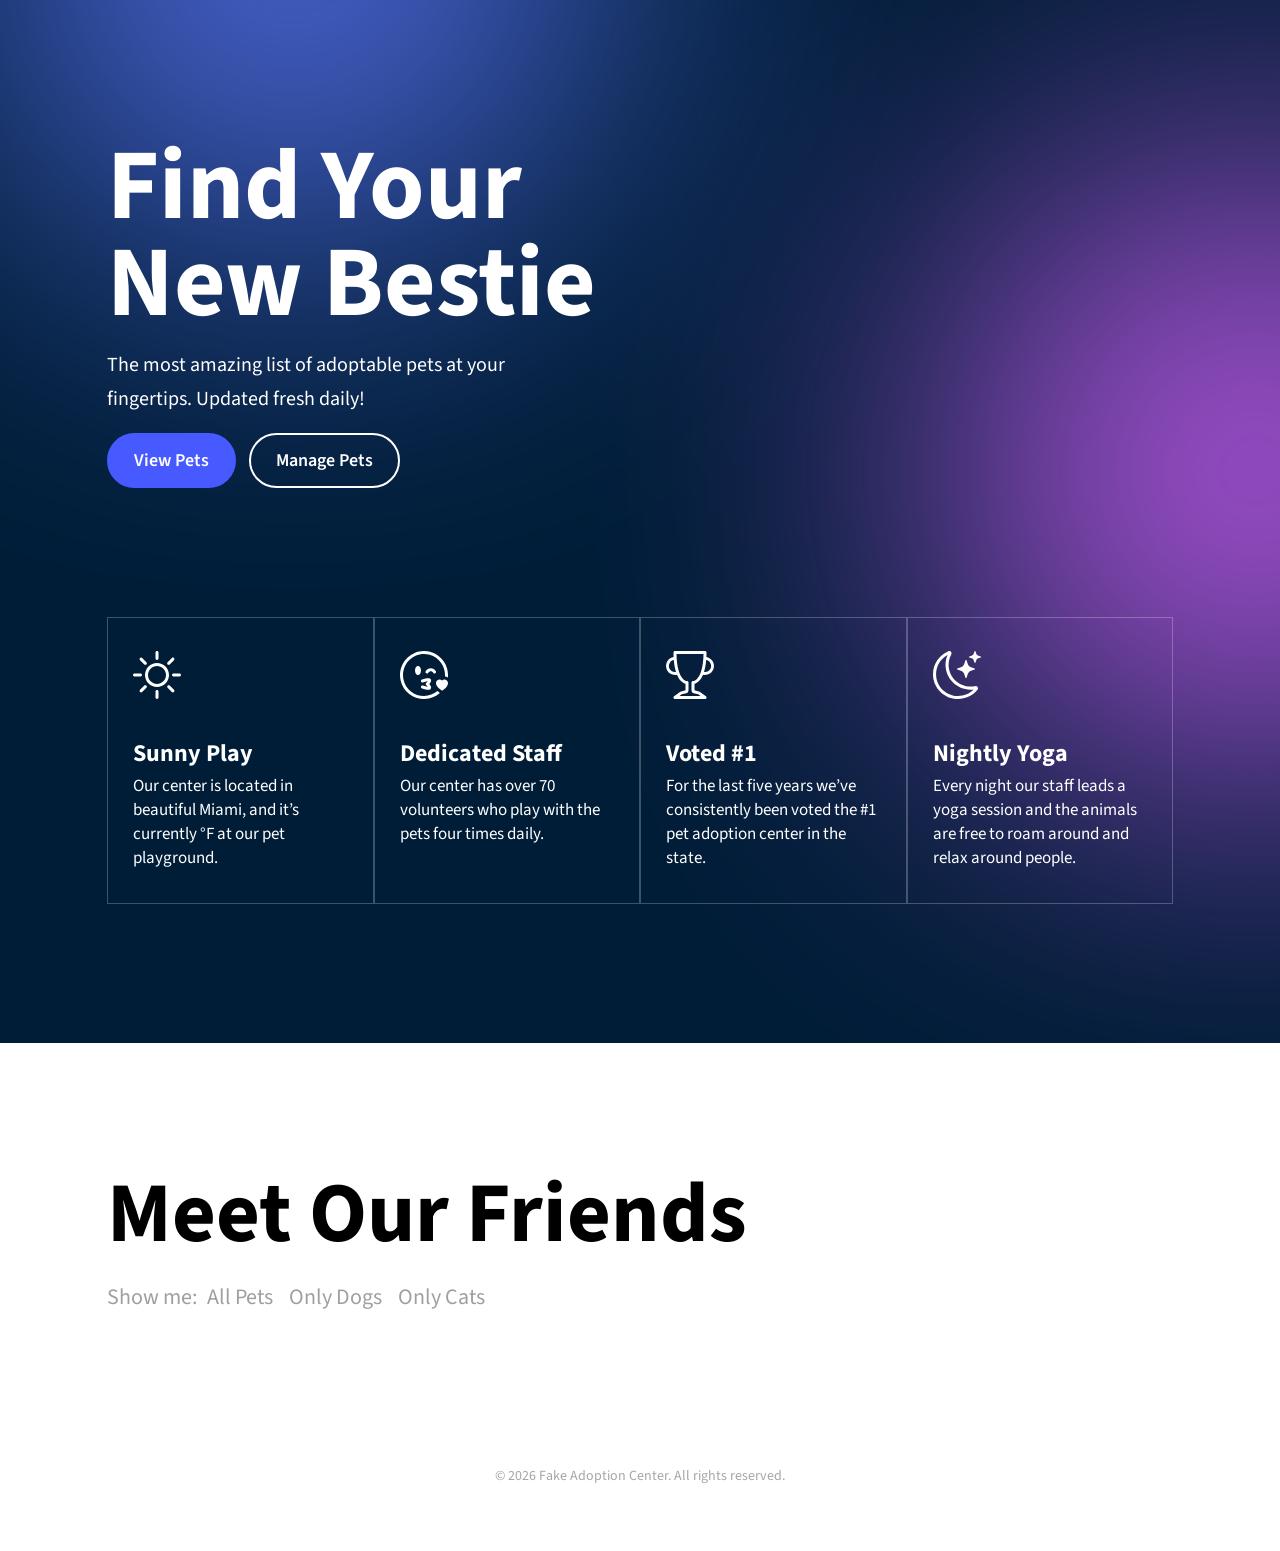
<file: index.html>
<!doctype html>
<html lang="en">
  <head>
    <meta charset="UTF-8" />
    <meta name="viewport" content="width=device-width, initial-scale=1.0" />
    <title>Pet Adoption Center</title>
    <link rel="preconnect" href="https://fonts.googleapis.com" />
    <link rel="preconnect" href="https://fonts.gstatic.com" crossorigin />
    <link
      href="https://fonts.googleapis.com/css2?family=Source+Sans+3:wght@400;600;700&display=swap"
      rel="stylesheet"
    />
    <link rel="stylesheet" href="styles.css" />
  </head>

  <body>
    <div class="top-section-wrapper">
      <div class="top-section">
        <div class="actual-top-content">
          <h1>Find Your New Bestie</h1>
          <p class="intro-text">
            The most amazing list of adoptable pets at your fingertips. Updated
            fresh daily!
          </p>
          <div class="intro-buttons">
            <a href="#view-pets" class="our-btn utility-mr">View Pets</a>
            <a href="#" class="our-btn our-btn--outline">Manage Pets</a>
          </div>

          <div class="intro-features">
            <div class="intro-feature">
              <svg
                width="48"
                height="48"
                viewBox="0 0 48 48"
                fill="none"
                xmlns="http://www.w3.org/2000/svg"
              >
                <g clip-path="url(#clip0_15_6)">
                  <path
                    d="M24 33C21.6131 33 19.3239 32.0518 17.636 30.364C15.9482 28.6761 15 26.3869 15 24C15 21.6131 15.9482 19.3239 17.636 17.636C19.3239 15.9482 21.6131 15 24 15C26.3869 15 28.6761 15.9482 30.364 17.636C32.0518 19.3239 33 21.6131 33 24C33 26.3869 32.0518 28.6761 30.364 30.364C28.6761 32.0518 26.3869 33 24 33ZM24 36C27.1826 36 30.2348 34.7357 32.4853 32.4853C34.7357 30.2348 36 27.1826 36 24C36 20.8174 34.7357 17.7652 32.4853 15.5147C30.2348 13.2643 27.1826 12 24 12C20.8174 12 17.7652 13.2643 15.5147 15.5147C13.2643 17.7652 12 20.8174 12 24C12 27.1826 13.2643 30.2348 15.5147 32.4853C17.7652 34.7357 20.8174 36 24 36ZM24 0C24.3978 0 24.7794 0.158035 25.0607 0.43934C25.342 0.720644 25.5 1.10218 25.5 1.5V7.5C25.5 7.89782 25.342 8.27936 25.0607 8.56066C24.7794 8.84196 24.3978 9 24 9C23.6022 9 23.2206 8.84196 22.9393 8.56066C22.658 8.27936 22.5 7.89782 22.5 7.5V1.5C22.5 1.10218 22.658 0.720644 22.9393 0.43934C23.2206 0.158035 23.6022 0 24 0ZM24 39C24.3978 39 24.7794 39.158 25.0607 39.4393C25.342 39.7206 25.5 40.1022 25.5 40.5V46.5C25.5 46.8978 25.342 47.2794 25.0607 47.5607C24.7794 47.842 24.3978 48 24 48C23.6022 48 23.2206 47.842 22.9393 47.5607C22.658 47.2794 22.5 46.8978 22.5 46.5V40.5C22.5 40.1022 22.658 39.7206 22.9393 39.4393C23.2206 39.158 23.6022 39 24 39ZM48 24C48 24.3978 47.842 24.7794 47.5607 25.0607C47.2794 25.342 46.8978 25.5 46.5 25.5H40.5C40.1022 25.5 39.7206 25.342 39.4393 25.0607C39.158 24.7794 39 24.3978 39 24C39 23.6022 39.158 23.2206 39.4393 22.9393C39.7206 22.658 40.1022 22.5 40.5 22.5H46.5C46.8978 22.5 47.2794 22.658 47.5607 22.9393C47.842 23.2206 48 23.6022 48 24ZM9 24C9 24.3978 8.84196 24.7794 8.56066 25.0607C8.27936 25.342 7.89782 25.5 7.5 25.5H1.5C1.10218 25.5 0.720644 25.342 0.43934 25.0607C0.158035 24.7794 0 24.3978 0 24C0 23.6022 0.158035 23.2206 0.43934 22.9393C0.720644 22.658 1.10218 22.5 1.5 22.5H7.5C7.89782 22.5 8.27936 22.658 8.56066 22.9393C8.84196 23.2206 9 23.6022 9 24ZM40.971 7.029C41.2522 7.31029 41.4102 7.69175 41.4102 8.0895C41.4102 8.48725 41.2522 8.86871 40.971 9.15L36.729 13.395C36.5895 13.5343 36.424 13.6447 36.2419 13.72C36.0597 13.7953 35.8645 13.834 35.6674 13.8338C35.2694 13.8336 34.8878 13.6752 34.6065 13.3935C34.4672 13.254 34.3568 13.0885 34.2815 12.9064C34.2062 12.7242 34.1675 12.529 34.1677 12.3319C34.1679 11.9339 34.3263 11.5523 34.608 11.271L38.85 7.029C39.1313 6.74779 39.5128 6.58982 39.9105 6.58982C40.3082 6.58982 40.6897 6.74779 40.971 7.029ZM13.392 34.608C13.6732 34.8893 13.8312 35.2708 13.8312 35.6685C13.8312 36.0662 13.6732 36.4477 13.392 36.729L9.15 40.971C8.8671 41.2442 8.48819 41.3954 8.0949 41.392C7.7016 41.3886 7.32538 41.2308 7.04727 40.9527C6.76916 40.6746 6.61141 40.2984 6.60799 39.9051C6.60457 39.5118 6.75576 39.1329 7.029 38.85L11.271 34.608C11.5523 34.3268 11.9338 34.1688 12.3315 34.1688C12.7292 34.1688 13.1107 34.3268 13.392 34.608ZM40.971 40.971C40.6897 41.2522 40.3082 41.4102 39.9105 41.4102C39.5128 41.4102 39.1313 41.2522 38.85 40.971L34.608 36.729C34.3348 36.4461 34.1836 36.0672 34.187 35.6739C34.1904 35.2806 34.3482 34.9044 34.6263 34.6263C34.9044 34.3482 35.2806 34.1904 35.6739 34.187C36.0672 34.1836 36.4461 34.3348 36.729 34.608L40.971 38.85C41.2522 39.1313 41.4102 39.5128 41.4102 39.9105C41.4102 40.3082 41.2522 40.6897 40.971 40.971ZM13.392 13.395C13.1107 13.6762 12.7292 13.8342 12.3315 13.8342C11.9338 13.8342 11.5523 13.6762 11.271 13.395L7.029 9.15C6.88573 9.01163 6.77146 8.84611 6.69285 8.66311C6.61423 8.4801 6.57286 8.28327 6.57112 8.0841C6.56939 7.88493 6.60735 7.68741 6.68277 7.50307C6.75819 7.31872 6.86957 7.15125 7.01041 7.01041C7.15125 6.86957 7.31872 6.75819 7.50307 6.68277C7.68741 6.60735 7.88493 6.56939 8.0841 6.57112C8.28327 6.57286 8.4801 6.61423 8.66311 6.69285C8.84611 6.77146 9.01163 6.88573 9.15 7.029L13.392 11.271C13.5317 11.4103 13.6425 11.5759 13.7181 11.7581C13.7938 11.9403 13.8327 12.1357 13.8327 12.333C13.8327 12.5303 13.7938 12.7257 13.7181 12.9079C13.6425 13.0901 13.5317 13.2557 13.392 13.395Z"
                    fill="white"
                  />
                </g>
                <defs>
                  <clipPath id="clip0_15_6">
                    <rect width="48" height="48" fill="white" />
                  </clipPath>
                </defs>
              </svg>

              <h2>Sunny Play</h2>

              <p>
                Our center is located in beautiful Miami, and it&rsquo;s
                currently <span id="temperature-output"></span>°F at our pet
                playground.
              </p>
            </div>
            <div class="intro-feature">
              <svg
                width="48"
                height="48"
                viewBox="0 0 48 48"
                fill="none"
                xmlns="http://www.w3.org/2000/svg"
              >
                <g clip-path="url(#clip0_15_29)">
                  <path
                    fill-rule="evenodd"
                    clip-rule="evenodd"
                    d="M37.479 40.104C33.7639 43.213 29.0881 44.9419 24.244 44.9977C19.4 45.0536 14.6856 43.433 10.8997 40.4105C7.11388 37.3881 4.48942 33.1497 3.47109 28.4135C2.45275 23.6774 3.10317 18.7349 5.31214 14.4234C7.5211 10.112 11.1527 6.69687 15.5917 4.75677C20.0306 2.81666 25.0037 2.4709 29.6684 3.77808C34.3331 5.08526 38.4024 7.96498 41.1867 11.9293C43.971 15.8935 45.2991 20.6985 44.946 25.53C45.978 25.629 46.986 25.971 47.871 26.514C48.458 20.9469 47.0804 15.3497 43.9766 10.6909C40.8728 6.03218 36.2382 2.60494 30.8745 1.00222C25.5109 -0.600492 19.7557 -0.277844 14.6048 1.91434C9.45393 4.10652 5.23138 8.03032 2.66779 13.0068C0.104206 17.9833 -0.639128 23.6994 0.566406 29.166C1.77194 34.6326 4.8505 39.5059 9.2694 42.9426C13.6883 46.3792 19.1695 48.1631 24.7647 47.9855C30.3599 47.8079 35.7169 45.68 39.909 41.97C39.0627 41.3968 38.2512 40.7737 37.479 40.104ZM26.286 30.444C25.1654 30.7128 24.0574 31.0311 22.965 31.398C22.7757 31.4677 22.5743 31.4985 22.3729 31.4886C22.1714 31.4787 21.974 31.4282 21.7925 31.3403C21.611 31.2523 21.4491 31.1286 21.3164 30.9766C21.1838 30.8247 21.0832 30.6475 21.0206 30.4557C20.9581 30.264 20.9348 30.0616 20.9523 29.8606C20.9697 29.6597 21.0275 29.4643 21.1222 29.2862C21.2169 29.1081 21.3466 28.9509 21.5034 28.8241C21.6602 28.6973 21.841 28.6034 22.035 28.548C23.175 28.173 24.441 27.786 25.611 27.519C26.721 27.261 27.951 27.06 28.92 27.195C29.4 27.261 30.102 27.45 30.603 28.053C31.167 28.731 31.164 29.544 30.996 30.168C30.7942 30.8115 30.4792 31.414 30.066 31.947C29.835 32.268 29.562 32.607 29.241 32.976C29.562 33.348 29.838 33.696 30.069 34.017C30.495 34.608 30.837 35.208 30.999 35.802C31.164 36.426 31.167 37.239 30.603 37.92C30.099 38.52 29.391 38.706 28.914 38.772C27.945 38.901 26.715 38.691 25.608 38.433C24.4031 38.1378 23.2111 37.7925 22.035 37.398C21.841 37.3426 21.6602 37.2487 21.5034 37.1219C21.3466 36.9951 21.2169 36.8379 21.1222 36.6598C21.0275 36.4817 20.9697 36.2863 20.9523 36.0854C20.9348 35.8844 20.9581 35.682 21.0206 35.4903C21.0832 35.2985 21.1838 35.1213 21.3164 34.9694C21.4491 34.8174 21.611 34.6937 21.7925 34.6057C21.974 34.5178 22.1714 34.4673 22.3729 34.4574C22.5743 34.4475 22.7757 34.4783 22.965 34.548C24.078 34.908 25.248 35.268 26.292 35.511C26.82 35.634 27.267 35.718 27.63 35.763C27.1687 35.1452 26.6655 34.5598 26.124 34.011C25.8544 33.7305 25.7044 33.3563 25.7055 32.9673C25.7066 32.5783 25.8588 32.2049 26.13 31.926C26.6693 31.3843 27.1705 30.8059 27.63 30.195C27.1781 30.2541 26.7295 30.3392 26.286 30.444ZM28.584 30.183L28.575 30.18L28.566 30.177C28.578 30.177 28.584 30.183 28.584 30.183ZM28.59 35.784L28.572 35.787C28.5778 35.7845 28.5838 35.7825 28.59 35.781V35.784ZM18 24C19.656 24 21 21.984 21 19.5C21 17.016 19.656 15 18 15C16.344 15 15 17.016 15 19.5C15 21.984 16.344 24 18 24ZM26.271 22.311C26.4432 22.4067 26.6325 22.4676 26.8282 22.4902C27.0239 22.5128 27.2221 22.4966 27.4115 22.4425C27.601 22.3885 27.7779 22.2976 27.9322 22.1752C28.0866 22.0528 28.2153 21.9012 28.311 21.729C28.5479 21.2867 28.8992 20.9161 29.3282 20.6559C29.7572 20.3958 30.2483 20.2556 30.75 20.25C31.767 20.25 32.685 20.82 33.189 21.729C33.3823 22.0767 33.7059 22.3334 34.0885 22.4425C34.471 22.5516 34.8813 22.5043 35.229 22.311C35.5767 22.1177 35.8333 21.7941 35.9425 21.4115C36.0516 21.029 36.0043 20.6187 35.811 20.271C35.3142 19.3613 34.5827 18.6013 33.6927 18.07C32.8026 17.5387 31.7865 17.2556 30.75 17.25C28.56 17.25 26.682 18.486 25.689 20.271C25.5933 20.4432 25.5324 20.6325 25.5098 20.8282C25.4872 21.0239 25.5034 21.2221 25.5575 21.4115C25.6115 21.601 25.7023 21.7779 25.8248 21.9322C25.9472 22.0866 26.0988 22.2153 26.271 22.311ZM42 29.484C45.33 26.064 53.652 32.052 42 39.75C30.348 32.052 38.67 26.064 42 29.487V29.484Z"
                    fill="white"
                  />
                </g>
                <defs>
                  <clipPath id="clip0_15_29">
                    <rect width="48" height="48" fill="white" />
                  </clipPath>
                </defs>
              </svg>

              <h2>Dedicated Staff</h2>

              <p>
                Our center has over 70 volunteers who play with the pets four
                times daily.
              </p>
            </div>
            <div class="intro-feature">
              <svg
                width="48"
                height="48"
                viewBox="0 0 48 48"
                fill="none"
                xmlns="http://www.w3.org/2000/svg"
              >
                <g clip-path="url(#clip0_15_31)">
                  <path
                    d="M7.5 1.5C7.5 1.10218 7.65804 0.720644 7.93934 0.43934C8.22065 0.158035 8.60218 0 9 0L39 0C39.3978 0 39.7794 0.158035 40.0607 0.43934C40.342 0.720644 40.5 1.10218 40.5 1.5C40.5 3.114 40.464 4.65 40.398 6.108C41.5834 6.30429 42.7175 6.73596 43.7334 7.37754C44.7493 8.01912 45.6265 8.85764 46.3131 9.84363C46.9998 10.8296 47.4821 11.9431 47.7316 13.1185C47.981 14.2938 47.9926 15.5072 47.7657 16.6872C47.5387 17.8671 47.0778 18.9896 46.4101 19.9885C45.7424 20.9874 44.8814 21.8426 43.8779 22.5034C42.8744 23.1643 41.7488 23.6176 40.5674 23.8365C39.3859 24.0554 38.1726 24.0355 36.999 23.778C34.629 29.373 31.365 32.109 28.5 32.811V39.33L32.775 40.398C33.357 40.542 33.906 40.803 34.386 41.163L39.9 45.3C40.1519 45.4889 40.3379 45.7522 40.4318 46.0527C40.5256 46.3533 40.5226 46.6757 40.423 46.9743C40.3235 47.273 40.1325 47.5328 39.8771 47.7169C39.6217 47.9009 39.3148 48 39 48H9C8.68518 48 8.37834 47.9009 8.12294 47.7169C7.86754 47.5328 7.67653 47.273 7.57698 46.9743C7.47742 46.6757 7.47436 46.3533 7.56823 46.0527C7.6621 45.7522 7.84814 45.4889 8.1 45.3L13.614 41.163C14.094 40.803 14.643 40.542 15.225 40.398L19.5 39.33V32.811C16.635 32.109 13.371 29.373 11.001 23.775C9.82676 24.0339 8.61255 24.0548 7.43008 23.8366C6.2476 23.6184 5.12084 23.1655 4.11634 22.5045C3.11184 21.8436 2.24997 20.9881 1.58162 19.9885C0.913275 18.9889 0.452009 17.8655 0.225066 16.6847C-0.00187797 15.5039 0.0101017 14.2895 0.260297 13.1134C0.510493 11.9373 0.993831 10.8232 1.68177 9.83701C2.3697 8.85081 3.24829 8.01245 4.26563 7.37146C5.28298 6.73047 6.41845 6.29984 7.605 6.105C7.53438 4.57102 7.49937 3.03561 7.5 1.5ZM7.797 9.12C6.23156 9.40643 4.84402 10.303 3.93963 11.6125C3.03523 12.922 2.68807 14.5371 2.9745 16.1025C3.26094 17.6679 4.15751 19.0555 5.46698 19.9599C6.77645 20.8643 8.39156 21.2114 9.957 20.925C8.958 17.775 8.193 13.887 7.797 9.12ZM38.046 20.925C39.6114 21.2114 41.2266 20.8643 42.536 19.9599C43.8455 19.0555 44.7421 17.6679 45.0285 16.1025C45.3149 14.5371 44.9678 12.922 44.0634 11.6125C43.159 10.303 41.7714 9.40643 40.206 9.12C39.807 13.89 39.042 17.775 38.046 20.925ZM10.512 3C10.533 4.551 10.59 6.018 10.68 7.407C11.07 13.491 12.051 18.045 13.29 21.408C15.882 28.44 19.452 30 21 30C21.3978 30 21.7794 30.158 22.0607 30.4393C22.342 30.7206 22.5 31.1022 22.5 31.5V39.33C22.5 39.9988 22.2765 40.6484 21.865 41.1756C21.4536 41.7029 20.8777 42.0775 20.229 42.24L15.951 43.308C15.7568 43.3563 15.5742 43.443 15.414 43.563L13.5 45H34.5L32.586 43.563C32.4249 43.4427 32.2412 43.356 32.046 43.308L27.771 42.24C27.1223 42.0775 26.5464 41.7029 26.135 41.1756C25.7235 40.6484 25.5 39.9988 25.5 39.33V31.5C25.5 31.1022 25.658 30.7206 25.9393 30.4393C26.2206 30.158 26.6022 30 27 30C28.548 30 32.118 28.44 34.71 21.408C35.949 18.048 36.93 13.488 37.32 7.407C37.41 6.018 37.467 4.551 37.488 3H10.512Z"
                    fill="white"
                  />
                </g>
                <defs>
                  <clipPath id="clip0_15_31">
                    <rect width="48" height="48" fill="white" />
                  </clipPath>
                </defs>
              </svg>

              <h2>Voted #1</h2>

              <p>
                For the last five years we&rsquo;ve consistently been voted the
                #1 pet adoption center in the state.
              </p>
            </div>
            <div class="intro-feature">
              <svg
                width="48"
                height="48"
                viewBox="0 0 48 48"
                fill="none"
                xmlns="http://www.w3.org/2000/svg"
              >
                <g clip-path="url(#clip0_15_33)">
                  <path
                    d="M18 0.83401C18.2928 1.18985 18.4722 1.62533 18.515 2.08418C18.5578 2.54303 18.462 3.00417 18.24 3.40801C16.5056 6.59243 15.5998 10.1619 15.606 13.788C15.606 25.851 25.44 35.619 37.56 35.619C39.141 35.619 40.68 35.454 42.159 35.139C42.6124 35.0408 43.0846 35.0784 43.5168 35.247C43.949 35.4156 44.3219 35.7077 44.589 36.087C44.871 36.4814 45.0147 36.9578 44.9979 37.4423C44.9811 37.9268 44.8046 38.3922 44.496 38.766C42.1431 41.6563 39.1747 43.9851 35.8075 45.5826C32.4403 47.18 28.759 48.0059 25.032 48C11.202 48 0 36.858 0 23.13C0 12.798 6.342 3.93601 15.372 0.18001C15.8218 -0.0100939 16.3212 -0.049112 16.795 0.0688175C17.2689 0.186747 17.6918 0.455256 18 0.83401ZM14.574 3.93301C11.1018 5.7955 8.19911 8.56394 6.17439 11.9441C4.14968 15.3243 3.0786 19.1898 3.075 23.13C3.075 35.19 12.912 44.958 25.032 44.958C27.9343 44.963 30.8088 44.3924 33.4892 43.2791C36.1695 42.1657 38.6024 40.5319 40.647 38.472C39.636 38.598 38.607 38.661 37.56 38.661C23.73 38.661 12.531 27.519 12.531 13.791C12.531 10.29 13.257 6.95701 14.574 3.93301Z"
                    fill="white"
                  />
                  <path
                    d="M32.382 9.44399C32.425 9.31408 32.5079 9.20102 32.6188 9.12089C32.7298 9.04076 32.8632 8.99763 33 8.99763C33.1369 8.99763 33.2702 9.04076 33.3812 9.12089C33.4921 9.20102 33.575 9.31408 33.618 9.44399L34.779 12.93C35.298 14.484 36.516 15.702 38.07 16.221L41.556 17.382C41.6859 17.425 41.799 17.5079 41.8791 17.6188C41.9592 17.7298 42.0024 17.8631 42.0024 18C42.0024 18.1368 41.9592 18.2702 41.8791 18.3812C41.799 18.4921 41.6859 18.575 41.556 18.618L38.07 19.779C37.3036 20.0343 36.6072 20.4647 36.0359 21.0359C35.4647 21.6071 35.0344 22.3036 34.779 23.07L33.618 26.556C33.575 26.6859 33.4921 26.799 33.3812 26.8791C33.2702 26.9592 33.1369 27.0024 33 27.0024C32.8632 27.0024 32.7298 26.9592 32.6188 26.8791C32.5079 26.799 32.425 26.6859 32.382 26.556L31.221 23.07C30.9657 22.3036 30.5353 21.6071 29.9641 21.0359C29.3929 20.4647 28.6964 20.0343 27.93 19.779L24.444 18.618C24.3141 18.575 24.201 18.4921 24.1209 18.3812C24.0408 18.2702 23.9977 18.1368 23.9977 18C23.9977 17.8631 24.0408 17.7298 24.1209 17.6188C24.201 17.5079 24.3141 17.425 24.444 17.382L27.93 16.221C28.6964 15.9656 29.3929 15.5353 29.9641 14.9641C30.5353 14.3928 30.9657 13.6964 31.221 12.93L32.382 9.44399ZM41.589 0.296994C41.6186 0.211573 41.6741 0.137502 41.7478 0.0850788C41.8214 0.0326558 41.9096 0.00448608 42 0.00448608C42.0904 0.00448608 42.1786 0.0326558 42.2522 0.0850788C42.3259 0.137502 42.3814 0.211573 42.411 0.296994L43.185 2.61899C43.53 3.65699 44.343 4.46999 45.381 4.81499L47.703 5.58899C47.7884 5.61861 47.8625 5.6741 47.9149 5.74776C47.9674 5.82142 47.9955 5.90958 47.9955 5.99999C47.9955 6.0904 47.9674 6.17857 47.9149 6.25222C47.8625 6.32588 47.7884 6.38138 47.703 6.41099L45.381 7.18499C44.8695 7.35516 44.4047 7.64224 44.0235 8.02344C43.6423 8.40464 43.3552 8.86946 43.185 9.38099L42.411 11.703C42.3814 11.7884 42.3259 11.8625 42.2522 11.9149C42.1786 11.9673 42.0904 11.9955 42 11.9955C41.9096 11.9955 41.8214 11.9673 41.7478 11.9149C41.6741 11.8625 41.6186 11.7884 41.589 11.703L40.815 9.38099C40.6448 8.86946 40.3578 8.40464 39.9766 8.02344C39.5954 7.64224 39.1305 7.35516 38.619 7.18499L36.297 6.41099C36.2116 6.38138 36.1375 6.32588 36.0851 6.25222C36.0327 6.17857 36.0045 6.0904 36.0045 5.99999C36.0045 5.90958 36.0327 5.82142 36.0851 5.74776C36.1375 5.6741 36.2116 5.61861 36.297 5.58899L38.619 4.81499C39.657 4.46999 40.47 3.65699 40.815 2.61899L41.589 0.299994V0.296994Z"
                    fill="white"
                  />
                </g>
                <defs>
                  <clipPath id="clip0_15_33">
                    <rect width="48" height="48" fill="white" />
                  </clipPath>
                </defs>
              </svg>

              <h2>Nightly Yoga</h2>

              <p>
                Every night our staff leads a yoga session and the animals are
                free to roam around and relax around people.
              </p>
            </div>
          </div>
        </div>
        <!-- end actual top content -->

        <div class="circle"></div>
        <div class="circle-two"></div>
      </div>
    </div>

    <div class="page-section" id="view-pets">
      <div class="page-section-inner">
        <h2 class="page-section-title">Meet Our Friends</h2>
        <div class="pet-filter">
          <p>
            Show me: <button>All Pets</button> <button>Only Dogs</button>
            <button>Only Cats</button>
          </p>
        </div>

        <div class="list-of-pets"></div>

        <template id="pet-card-template">
          <div class="pet-card">
            <div class="pet-card-text">
              <h3></h3>
              <p class="pet-description">
                Snowy is a sweet and lovable 3 year old ball of fluff. He loves
                carrots, celery, and playing fetch.
              </p>
              <p class="pet-age">3 Years Old</p>
            </div>
            <div class="pet-card-photo">
              <img
                src="images/snowy.jpg"
                alt="A white fluffy dog names Snowy"
              />
            </div>
          </div>
        </template>
      </div>
      <!--end of list-of-pets-->
    </div>

    <footer class="site-footer">
      <p>&copy; 2026 Fake Adoption Center. All rights reserved.</p>
    </footer>

    <script src="main.js"></script>
  </body>
</html>
</file>
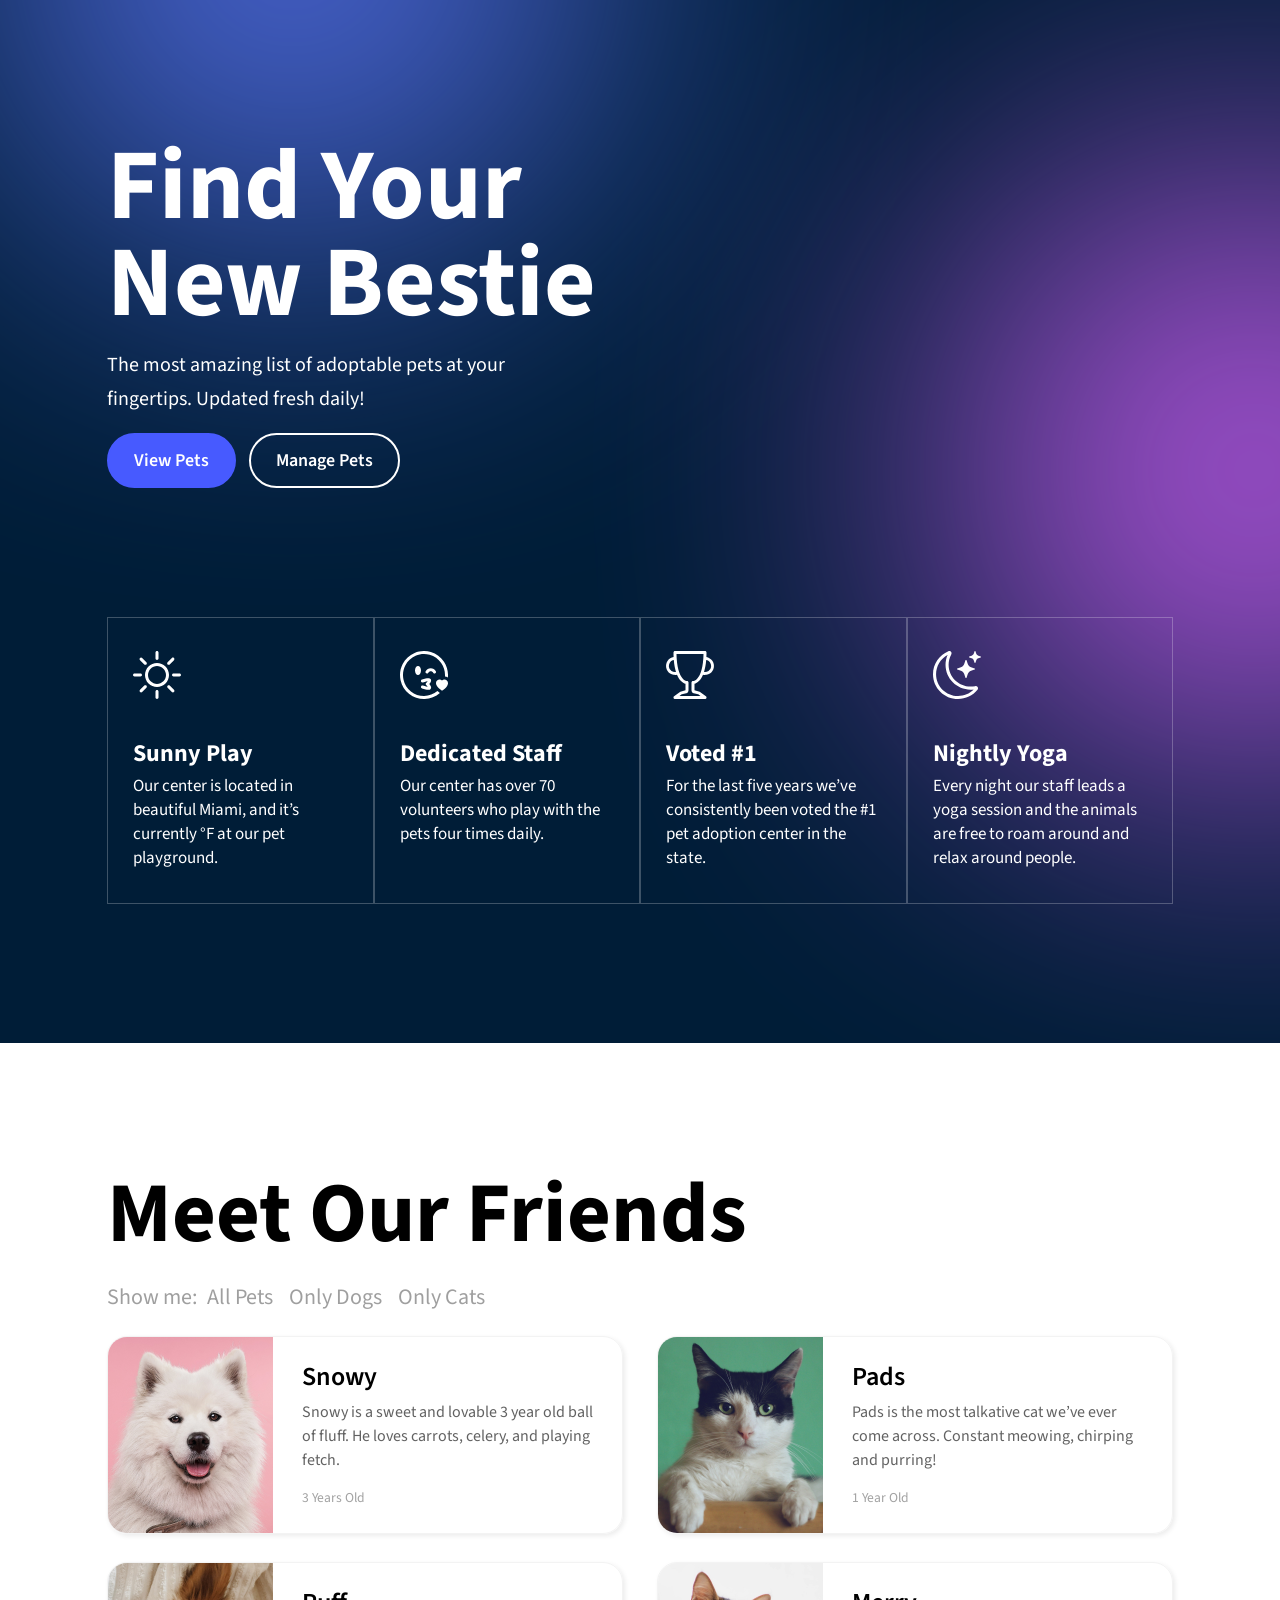
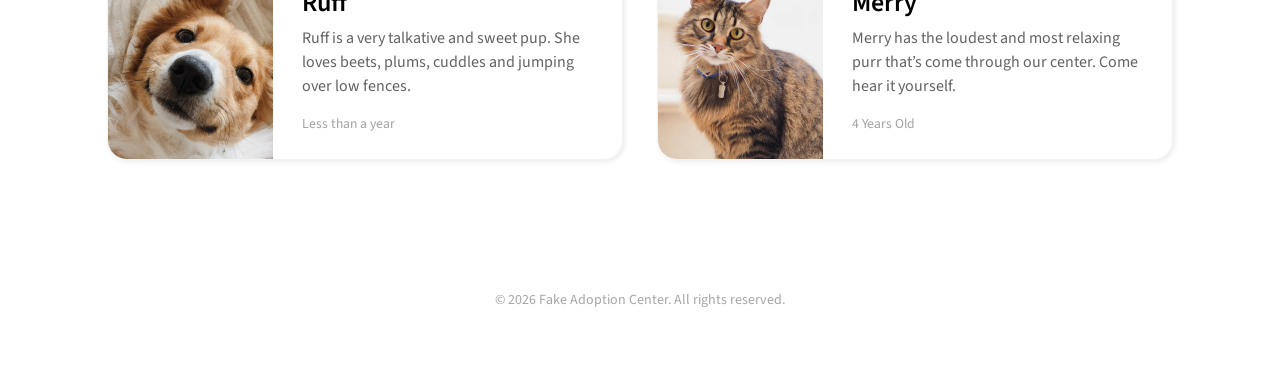
<file: index copy.html>
<!doctype html>
<html lang="en">
  <head>
    <meta charset="UTF-8" />
    <meta name="viewport" content="width=device-width, initial-scale=1.0" />
    <title>Pet Adoption Center</title>
    <link rel="preconnect" href="https://fonts.googleapis.com" />
    <link rel="preconnect" href="https://fonts.gstatic.com" crossorigin />
    <link
      href="https://fonts.googleapis.com/css2?family=Source+Sans+3:wght@400;600;700&display=swap"
      rel="stylesheet"
    />
    <link rel="stylesheet" href="styles.css" />
  </head>

  <body>
    <div class="top-section-wrapper">
      <div class="top-section">
        <div class="actual-top-content">
          <h1>Find Your New Bestie</h1>
          <p class="intro-text">
            The most amazing list of adoptable pets at your fingertips. Updated
            fresh daily!
          </p>
          <div class="intro-buttons">
            <a href="#view-pets" class="our-btn utility-mr">View Pets</a>
            <a href="#" class="our-btn our-btn--outline">Manage Pets</a>
          </div>

          <div class="intro-features">
            <div class="intro-feature">
              <svg
                width="48"
                height="48"
                viewBox="0 0 48 48"
                fill="none"
                xmlns="http://www.w3.org/2000/svg"
              >
                <g clip-path="url(#clip0_15_6)">
                  <path
                    d="M24 33C21.6131 33 19.3239 32.0518 17.636 30.364C15.9482 28.6761 15 26.3869 15 24C15 21.6131 15.9482 19.3239 17.636 17.636C19.3239 15.9482 21.6131 15 24 15C26.3869 15 28.6761 15.9482 30.364 17.636C32.0518 19.3239 33 21.6131 33 24C33 26.3869 32.0518 28.6761 30.364 30.364C28.6761 32.0518 26.3869 33 24 33ZM24 36C27.1826 36 30.2348 34.7357 32.4853 32.4853C34.7357 30.2348 36 27.1826 36 24C36 20.8174 34.7357 17.7652 32.4853 15.5147C30.2348 13.2643 27.1826 12 24 12C20.8174 12 17.7652 13.2643 15.5147 15.5147C13.2643 17.7652 12 20.8174 12 24C12 27.1826 13.2643 30.2348 15.5147 32.4853C17.7652 34.7357 20.8174 36 24 36ZM24 0C24.3978 0 24.7794 0.158035 25.0607 0.43934C25.342 0.720644 25.5 1.10218 25.5 1.5V7.5C25.5 7.89782 25.342 8.27936 25.0607 8.56066C24.7794 8.84196 24.3978 9 24 9C23.6022 9 23.2206 8.84196 22.9393 8.56066C22.658 8.27936 22.5 7.89782 22.5 7.5V1.5C22.5 1.10218 22.658 0.720644 22.9393 0.43934C23.2206 0.158035 23.6022 0 24 0ZM24 39C24.3978 39 24.7794 39.158 25.0607 39.4393C25.342 39.7206 25.5 40.1022 25.5 40.5V46.5C25.5 46.8978 25.342 47.2794 25.0607 47.5607C24.7794 47.842 24.3978 48 24 48C23.6022 48 23.2206 47.842 22.9393 47.5607C22.658 47.2794 22.5 46.8978 22.5 46.5V40.5C22.5 40.1022 22.658 39.7206 22.9393 39.4393C23.2206 39.158 23.6022 39 24 39ZM48 24C48 24.3978 47.842 24.7794 47.5607 25.0607C47.2794 25.342 46.8978 25.5 46.5 25.5H40.5C40.1022 25.5 39.7206 25.342 39.4393 25.0607C39.158 24.7794 39 24.3978 39 24C39 23.6022 39.158 23.2206 39.4393 22.9393C39.7206 22.658 40.1022 22.5 40.5 22.5H46.5C46.8978 22.5 47.2794 22.658 47.5607 22.9393C47.842 23.2206 48 23.6022 48 24ZM9 24C9 24.3978 8.84196 24.7794 8.56066 25.0607C8.27936 25.342 7.89782 25.5 7.5 25.5H1.5C1.10218 25.5 0.720644 25.342 0.43934 25.0607C0.158035 24.7794 0 24.3978 0 24C0 23.6022 0.158035 23.2206 0.43934 22.9393C0.720644 22.658 1.10218 22.5 1.5 22.5H7.5C7.89782 22.5 8.27936 22.658 8.56066 22.9393C8.84196 23.2206 9 23.6022 9 24ZM40.971 7.029C41.2522 7.31029 41.4102 7.69175 41.4102 8.0895C41.4102 8.48725 41.2522 8.86871 40.971 9.15L36.729 13.395C36.5895 13.5343 36.424 13.6447 36.2419 13.72C36.0597 13.7953 35.8645 13.834 35.6674 13.8338C35.2694 13.8336 34.8878 13.6752 34.6065 13.3935C34.4672 13.254 34.3568 13.0885 34.2815 12.9064C34.2062 12.7242 34.1675 12.529 34.1677 12.3319C34.1679 11.9339 34.3263 11.5523 34.608 11.271L38.85 7.029C39.1313 6.74779 39.5128 6.58982 39.9105 6.58982C40.3082 6.58982 40.6897 6.74779 40.971 7.029ZM13.392 34.608C13.6732 34.8893 13.8312 35.2708 13.8312 35.6685C13.8312 36.0662 13.6732 36.4477 13.392 36.729L9.15 40.971C8.8671 41.2442 8.48819 41.3954 8.0949 41.392C7.7016 41.3886 7.32538 41.2308 7.04727 40.9527C6.76916 40.6746 6.61141 40.2984 6.60799 39.9051C6.60457 39.5118 6.75576 39.1329 7.029 38.85L11.271 34.608C11.5523 34.3268 11.9338 34.1688 12.3315 34.1688C12.7292 34.1688 13.1107 34.3268 13.392 34.608ZM40.971 40.971C40.6897 41.2522 40.3082 41.4102 39.9105 41.4102C39.5128 41.4102 39.1313 41.2522 38.85 40.971L34.608 36.729C34.3348 36.4461 34.1836 36.0672 34.187 35.6739C34.1904 35.2806 34.3482 34.9044 34.6263 34.6263C34.9044 34.3482 35.2806 34.1904 35.6739 34.187C36.0672 34.1836 36.4461 34.3348 36.729 34.608L40.971 38.85C41.2522 39.1313 41.4102 39.5128 41.4102 39.9105C41.4102 40.3082 41.2522 40.6897 40.971 40.971ZM13.392 13.395C13.1107 13.6762 12.7292 13.8342 12.3315 13.8342C11.9338 13.8342 11.5523 13.6762 11.271 13.395L7.029 9.15C6.88573 9.01163 6.77146 8.84611 6.69285 8.66311C6.61423 8.4801 6.57286 8.28327 6.57112 8.0841C6.56939 7.88493 6.60735 7.68741 6.68277 7.50307C6.75819 7.31872 6.86957 7.15125 7.01041 7.01041C7.15125 6.86957 7.31872 6.75819 7.50307 6.68277C7.68741 6.60735 7.88493 6.56939 8.0841 6.57112C8.28327 6.57286 8.4801 6.61423 8.66311 6.69285C8.84611 6.77146 9.01163 6.88573 9.15 7.029L13.392 11.271C13.5317 11.4103 13.6425 11.5759 13.7181 11.7581C13.7938 11.9403 13.8327 12.1357 13.8327 12.333C13.8327 12.5303 13.7938 12.7257 13.7181 12.9079C13.6425 13.0901 13.5317 13.2557 13.392 13.395Z"
                    fill="white"
                  />
                </g>
                <defs>
                  <clipPath id="clip0_15_6">
                    <rect width="48" height="48" fill="white" />
                  </clipPath>
                </defs>
              </svg>

              <h2>Sunny Play</h2>

              <p>
                Our center is located in beautiful Miami, and it&rsquo;s
                currently <span id="temperature-output"></span>°F at our pet
                playground.
              </p>
            </div>
            <div class="intro-feature">
              <svg
                width="48"
                height="48"
                viewBox="0 0 48 48"
                fill="none"
                xmlns="http://www.w3.org/2000/svg"
              >
                <g clip-path="url(#clip0_15_29)">
                  <path
                    fill-rule="evenodd"
                    clip-rule="evenodd"
                    d="M37.479 40.104C33.7639 43.213 29.0881 44.9419 24.244 44.9977C19.4 45.0536 14.6856 43.433 10.8997 40.4105C7.11388 37.3881 4.48942 33.1497 3.47109 28.4135C2.45275 23.6774 3.10317 18.7349 5.31214 14.4234C7.5211 10.112 11.1527 6.69687 15.5917 4.75677C20.0306 2.81666 25.0037 2.4709 29.6684 3.77808C34.3331 5.08526 38.4024 7.96498 41.1867 11.9293C43.971 15.8935 45.2991 20.6985 44.946 25.53C45.978 25.629 46.986 25.971 47.871 26.514C48.458 20.9469 47.0804 15.3497 43.9766 10.6909C40.8728 6.03218 36.2382 2.60494 30.8745 1.00222C25.5109 -0.600492 19.7557 -0.277844 14.6048 1.91434C9.45393 4.10652 5.23138 8.03032 2.66779 13.0068C0.104206 17.9833 -0.639128 23.6994 0.566406 29.166C1.77194 34.6326 4.8505 39.5059 9.2694 42.9426C13.6883 46.3792 19.1695 48.1631 24.7647 47.9855C30.3599 47.8079 35.7169 45.68 39.909 41.97C39.0627 41.3968 38.2512 40.7737 37.479 40.104ZM26.286 30.444C25.1654 30.7128 24.0574 31.0311 22.965 31.398C22.7757 31.4677 22.5743 31.4985 22.3729 31.4886C22.1714 31.4787 21.974 31.4282 21.7925 31.3403C21.611 31.2523 21.4491 31.1286 21.3164 30.9766C21.1838 30.8247 21.0832 30.6475 21.0206 30.4557C20.9581 30.264 20.9348 30.0616 20.9523 29.8606C20.9697 29.6597 21.0275 29.4643 21.1222 29.2862C21.2169 29.1081 21.3466 28.9509 21.5034 28.8241C21.6602 28.6973 21.841 28.6034 22.035 28.548C23.175 28.173 24.441 27.786 25.611 27.519C26.721 27.261 27.951 27.06 28.92 27.195C29.4 27.261 30.102 27.45 30.603 28.053C31.167 28.731 31.164 29.544 30.996 30.168C30.7942 30.8115 30.4792 31.414 30.066 31.947C29.835 32.268 29.562 32.607 29.241 32.976C29.562 33.348 29.838 33.696 30.069 34.017C30.495 34.608 30.837 35.208 30.999 35.802C31.164 36.426 31.167 37.239 30.603 37.92C30.099 38.52 29.391 38.706 28.914 38.772C27.945 38.901 26.715 38.691 25.608 38.433C24.4031 38.1378 23.2111 37.7925 22.035 37.398C21.841 37.3426 21.6602 37.2487 21.5034 37.1219C21.3466 36.9951 21.2169 36.8379 21.1222 36.6598C21.0275 36.4817 20.9697 36.2863 20.9523 36.0854C20.9348 35.8844 20.9581 35.682 21.0206 35.4903C21.0832 35.2985 21.1838 35.1213 21.3164 34.9694C21.4491 34.8174 21.611 34.6937 21.7925 34.6057C21.974 34.5178 22.1714 34.4673 22.3729 34.4574C22.5743 34.4475 22.7757 34.4783 22.965 34.548C24.078 34.908 25.248 35.268 26.292 35.511C26.82 35.634 27.267 35.718 27.63 35.763C27.1687 35.1452 26.6655 34.5598 26.124 34.011C25.8544 33.7305 25.7044 33.3563 25.7055 32.9673C25.7066 32.5783 25.8588 32.2049 26.13 31.926C26.6693 31.3843 27.1705 30.8059 27.63 30.195C27.1781 30.2541 26.7295 30.3392 26.286 30.444ZM28.584 30.183L28.575 30.18L28.566 30.177C28.578 30.177 28.584 30.183 28.584 30.183ZM28.59 35.784L28.572 35.787C28.5778 35.7845 28.5838 35.7825 28.59 35.781V35.784ZM18 24C19.656 24 21 21.984 21 19.5C21 17.016 19.656 15 18 15C16.344 15 15 17.016 15 19.5C15 21.984 16.344 24 18 24ZM26.271 22.311C26.4432 22.4067 26.6325 22.4676 26.8282 22.4902C27.0239 22.5128 27.2221 22.4966 27.4115 22.4425C27.601 22.3885 27.7779 22.2976 27.9322 22.1752C28.0866 22.0528 28.2153 21.9012 28.311 21.729C28.5479 21.2867 28.8992 20.9161 29.3282 20.6559C29.7572 20.3958 30.2483 20.2556 30.75 20.25C31.767 20.25 32.685 20.82 33.189 21.729C33.3823 22.0767 33.7059 22.3334 34.0885 22.4425C34.471 22.5516 34.8813 22.5043 35.229 22.311C35.5767 22.1177 35.8333 21.7941 35.9425 21.4115C36.0516 21.029 36.0043 20.6187 35.811 20.271C35.3142 19.3613 34.5827 18.6013 33.6927 18.07C32.8026 17.5387 31.7865 17.2556 30.75 17.25C28.56 17.25 26.682 18.486 25.689 20.271C25.5933 20.4432 25.5324 20.6325 25.5098 20.8282C25.4872 21.0239 25.5034 21.2221 25.5575 21.4115C25.6115 21.601 25.7023 21.7779 25.8248 21.9322C25.9472 22.0866 26.0988 22.2153 26.271 22.311ZM42 29.484C45.33 26.064 53.652 32.052 42 39.75C30.348 32.052 38.67 26.064 42 29.487V29.484Z"
                    fill="white"
                  />
                </g>
                <defs>
                  <clipPath id="clip0_15_29">
                    <rect width="48" height="48" fill="white" />
                  </clipPath>
                </defs>
              </svg>

              <h2>Dedicated Staff</h2>

              <p>
                Our center has over 70 volunteers who play with the pets four
                times daily.
              </p>
            </div>
            <div class="intro-feature">
              <svg
                width="48"
                height="48"
                viewBox="0 0 48 48"
                fill="none"
                xmlns="http://www.w3.org/2000/svg"
              >
                <g clip-path="url(#clip0_15_31)">
                  <path
                    d="M7.5 1.5C7.5 1.10218 7.65804 0.720644 7.93934 0.43934C8.22065 0.158035 8.60218 0 9 0L39 0C39.3978 0 39.7794 0.158035 40.0607 0.43934C40.342 0.720644 40.5 1.10218 40.5 1.5C40.5 3.114 40.464 4.65 40.398 6.108C41.5834 6.30429 42.7175 6.73596 43.7334 7.37754C44.7493 8.01912 45.6265 8.85764 46.3131 9.84363C46.9998 10.8296 47.4821 11.9431 47.7316 13.1185C47.981 14.2938 47.9926 15.5072 47.7657 16.6872C47.5387 17.8671 47.0778 18.9896 46.4101 19.9885C45.7424 20.9874 44.8814 21.8426 43.8779 22.5034C42.8744 23.1643 41.7488 23.6176 40.5674 23.8365C39.3859 24.0554 38.1726 24.0355 36.999 23.778C34.629 29.373 31.365 32.109 28.5 32.811V39.33L32.775 40.398C33.357 40.542 33.906 40.803 34.386 41.163L39.9 45.3C40.1519 45.4889 40.3379 45.7522 40.4318 46.0527C40.5256 46.3533 40.5226 46.6757 40.423 46.9743C40.3235 47.273 40.1325 47.5328 39.8771 47.7169C39.6217 47.9009 39.3148 48 39 48H9C8.68518 48 8.37834 47.9009 8.12294 47.7169C7.86754 47.5328 7.67653 47.273 7.57698 46.9743C7.47742 46.6757 7.47436 46.3533 7.56823 46.0527C7.6621 45.7522 7.84814 45.4889 8.1 45.3L13.614 41.163C14.094 40.803 14.643 40.542 15.225 40.398L19.5 39.33V32.811C16.635 32.109 13.371 29.373 11.001 23.775C9.82676 24.0339 8.61255 24.0548 7.43008 23.8366C6.2476 23.6184 5.12084 23.1655 4.11634 22.5045C3.11184 21.8436 2.24997 20.9881 1.58162 19.9885C0.913275 18.9889 0.452009 17.8655 0.225066 16.6847C-0.00187797 15.5039 0.0101017 14.2895 0.260297 13.1134C0.510493 11.9373 0.993831 10.8232 1.68177 9.83701C2.3697 8.85081 3.24829 8.01245 4.26563 7.37146C5.28298 6.73047 6.41845 6.29984 7.605 6.105C7.53438 4.57102 7.49937 3.03561 7.5 1.5ZM7.797 9.12C6.23156 9.40643 4.84402 10.303 3.93963 11.6125C3.03523 12.922 2.68807 14.5371 2.9745 16.1025C3.26094 17.6679 4.15751 19.0555 5.46698 19.9599C6.77645 20.8643 8.39156 21.2114 9.957 20.925C8.958 17.775 8.193 13.887 7.797 9.12ZM38.046 20.925C39.6114 21.2114 41.2266 20.8643 42.536 19.9599C43.8455 19.0555 44.7421 17.6679 45.0285 16.1025C45.3149 14.5371 44.9678 12.922 44.0634 11.6125C43.159 10.303 41.7714 9.40643 40.206 9.12C39.807 13.89 39.042 17.775 38.046 20.925ZM10.512 3C10.533 4.551 10.59 6.018 10.68 7.407C11.07 13.491 12.051 18.045 13.29 21.408C15.882 28.44 19.452 30 21 30C21.3978 30 21.7794 30.158 22.0607 30.4393C22.342 30.7206 22.5 31.1022 22.5 31.5V39.33C22.5 39.9988 22.2765 40.6484 21.865 41.1756C21.4536 41.7029 20.8777 42.0775 20.229 42.24L15.951 43.308C15.7568 43.3563 15.5742 43.443 15.414 43.563L13.5 45H34.5L32.586 43.563C32.4249 43.4427 32.2412 43.356 32.046 43.308L27.771 42.24C27.1223 42.0775 26.5464 41.7029 26.135 41.1756C25.7235 40.6484 25.5 39.9988 25.5 39.33V31.5C25.5 31.1022 25.658 30.7206 25.9393 30.4393C26.2206 30.158 26.6022 30 27 30C28.548 30 32.118 28.44 34.71 21.408C35.949 18.048 36.93 13.488 37.32 7.407C37.41 6.018 37.467 4.551 37.488 3H10.512Z"
                    fill="white"
                  />
                </g>
                <defs>
                  <clipPath id="clip0_15_31">
                    <rect width="48" height="48" fill="white" />
                  </clipPath>
                </defs>
              </svg>

              <h2>Voted #1</h2>

              <p>
                For the last five years we&rsquo;ve consistently been voted the
                #1 pet adoption center in the state.
              </p>
            </div>
            <div class="intro-feature">
              <svg
                width="48"
                height="48"
                viewBox="0 0 48 48"
                fill="none"
                xmlns="http://www.w3.org/2000/svg"
              >
                <g clip-path="url(#clip0_15_33)">
                  <path
                    d="M18 0.83401C18.2928 1.18985 18.4722 1.62533 18.515 2.08418C18.5578 2.54303 18.462 3.00417 18.24 3.40801C16.5056 6.59243 15.5998 10.1619 15.606 13.788C15.606 25.851 25.44 35.619 37.56 35.619C39.141 35.619 40.68 35.454 42.159 35.139C42.6124 35.0408 43.0846 35.0784 43.5168 35.247C43.949 35.4156 44.3219 35.7077 44.589 36.087C44.871 36.4814 45.0147 36.9578 44.9979 37.4423C44.9811 37.9268 44.8046 38.3922 44.496 38.766C42.1431 41.6563 39.1747 43.9851 35.8075 45.5826C32.4403 47.18 28.759 48.0059 25.032 48C11.202 48 0 36.858 0 23.13C0 12.798 6.342 3.93601 15.372 0.18001C15.8218 -0.0100939 16.3212 -0.049112 16.795 0.0688175C17.2689 0.186747 17.6918 0.455256 18 0.83401ZM14.574 3.93301C11.1018 5.7955 8.19911 8.56394 6.17439 11.9441C4.14968 15.3243 3.0786 19.1898 3.075 23.13C3.075 35.19 12.912 44.958 25.032 44.958C27.9343 44.963 30.8088 44.3924 33.4892 43.2791C36.1695 42.1657 38.6024 40.5319 40.647 38.472C39.636 38.598 38.607 38.661 37.56 38.661C23.73 38.661 12.531 27.519 12.531 13.791C12.531 10.29 13.257 6.95701 14.574 3.93301Z"
                    fill="white"
                  />
                  <path
                    d="M32.382 9.44399C32.425 9.31408 32.5079 9.20102 32.6188 9.12089C32.7298 9.04076 32.8632 8.99763 33 8.99763C33.1369 8.99763 33.2702 9.04076 33.3812 9.12089C33.4921 9.20102 33.575 9.31408 33.618 9.44399L34.779 12.93C35.298 14.484 36.516 15.702 38.07 16.221L41.556 17.382C41.6859 17.425 41.799 17.5079 41.8791 17.6188C41.9592 17.7298 42.0024 17.8631 42.0024 18C42.0024 18.1368 41.9592 18.2702 41.8791 18.3812C41.799 18.4921 41.6859 18.575 41.556 18.618L38.07 19.779C37.3036 20.0343 36.6072 20.4647 36.0359 21.0359C35.4647 21.6071 35.0344 22.3036 34.779 23.07L33.618 26.556C33.575 26.6859 33.4921 26.799 33.3812 26.8791C33.2702 26.9592 33.1369 27.0024 33 27.0024C32.8632 27.0024 32.7298 26.9592 32.6188 26.8791C32.5079 26.799 32.425 26.6859 32.382 26.556L31.221 23.07C30.9657 22.3036 30.5353 21.6071 29.9641 21.0359C29.3929 20.4647 28.6964 20.0343 27.93 19.779L24.444 18.618C24.3141 18.575 24.201 18.4921 24.1209 18.3812C24.0408 18.2702 23.9977 18.1368 23.9977 18C23.9977 17.8631 24.0408 17.7298 24.1209 17.6188C24.201 17.5079 24.3141 17.425 24.444 17.382L27.93 16.221C28.6964 15.9656 29.3929 15.5353 29.9641 14.9641C30.5353 14.3928 30.9657 13.6964 31.221 12.93L32.382 9.44399ZM41.589 0.296994C41.6186 0.211573 41.6741 0.137502 41.7478 0.0850788C41.8214 0.0326558 41.9096 0.00448608 42 0.00448608C42.0904 0.00448608 42.1786 0.0326558 42.2522 0.0850788C42.3259 0.137502 42.3814 0.211573 42.411 0.296994L43.185 2.61899C43.53 3.65699 44.343 4.46999 45.381 4.81499L47.703 5.58899C47.7884 5.61861 47.8625 5.6741 47.9149 5.74776C47.9674 5.82142 47.9955 5.90958 47.9955 5.99999C47.9955 6.0904 47.9674 6.17857 47.9149 6.25222C47.8625 6.32588 47.7884 6.38138 47.703 6.41099L45.381 7.18499C44.8695 7.35516 44.4047 7.64224 44.0235 8.02344C43.6423 8.40464 43.3552 8.86946 43.185 9.38099L42.411 11.703C42.3814 11.7884 42.3259 11.8625 42.2522 11.9149C42.1786 11.9673 42.0904 11.9955 42 11.9955C41.9096 11.9955 41.8214 11.9673 41.7478 11.9149C41.6741 11.8625 41.6186 11.7884 41.589 11.703L40.815 9.38099C40.6448 8.86946 40.3578 8.40464 39.9766 8.02344C39.5954 7.64224 39.1305 7.35516 38.619 7.18499L36.297 6.41099C36.2116 6.38138 36.1375 6.32588 36.0851 6.25222C36.0327 6.17857 36.0045 6.0904 36.0045 5.99999C36.0045 5.90958 36.0327 5.82142 36.0851 5.74776C36.1375 5.6741 36.2116 5.61861 36.297 5.58899L38.619 4.81499C39.657 4.46999 40.47 3.65699 40.815 2.61899L41.589 0.299994V0.296994Z"
                    fill="white"
                  />
                </g>
                <defs>
                  <clipPath id="clip0_15_33">
                    <rect width="48" height="48" fill="white" />
                  </clipPath>
                </defs>
              </svg>

              <h2>Nightly Yoga</h2>

              <p>
                Every night our staff leads a yoga session and the animals are
                free to roam around and relax around people.
              </p>
            </div>
          </div>
        </div>

        <div class="circle"></div>
        <div class="circle-two"></div>
      </div>
    </div>

    <div class="page-section" id="view-pets">
      <div class="page-section-inner">
        <h2 class="page-section-title">Meet Our Friends</h2>
        <div class="pet-filter">
          <p>
            Show me: <button>All Pets</button> <button>Only Dogs</button>
            <button>Only Cats</button>
          </p>
        </div>

        <div class="list-of-pets">
          <div class="pet-card">
            <div class="pet-card-text">
              <h3>Snowy</h3>
              <p class="pet-description">
                Snowy is a sweet and lovable 3 year old ball of fluff. He loves
                carrots, celery, and playing fetch.
              </p>
              <p class="pet-age">3 Years Old</p>
            </div>
            <div class="pet-card-photo">
              <img
                src="images/snowy.jpg"
                alt="A white fluffy dog names Snowy"
              />
            </div>
          </div>
          <!--end of pet-card 1-->
          <div class="pet-card">
            <div class="pet-card-text">
              <h3>Pads</h3>
              <p class="pet-description">
                Pads is the most talkative cat we&rsquo;ve ever come across.
                Constant meowing, chirping and purring!
              </p>
              <p class="pet-age">1 Year Old</p>
            </div>
            <div class="pet-card-photo">
              <img src="images/pads.jpg" alt="Cute cat with black eye patch" />
            </div>
          </div>
          <!--end of pet-card 2-->
          <div class="pet-card">
            <div class="pet-card-text">
              <h3>Ruff</h3>
              <p class="pet-description">
                Ruff is a very talkative and sweet pup. She loves beets, plums,
                cuddles and jumping over low fences.
              </p>
              <p class="pet-age">Less than a year</p>
            </div>
            <div class="pet-card-photo">
              <img src="images/ruff.jpg" alt="An adorable tan and white dog" />
            </div>
          </div>
          <!--end of pet-card 3-->

          <div class="pet-card">
            <div class="pet-card-text">
              <h3>Merry</h3>
              <p class="pet-description">
                Merry has the loudest and most relaxing purr that&rsquo;s come
                through our center. Come hear it yourself.
              </p>
              <p class="pet-age">4 Years Old</p>
            </div>
            <div class="pet-card-photo">
              <img src="images/merry.jpg" alt="Cuddly brown and tan cat" />
            </div>
          </div>
          <!--end of pet-card 4-->
        </div>
      </div>
      <!--end of list-of-pets-->
    </div>

    <footer class="site-footer">
      <p>&copy; 2026 Fake Adoption Center. All rights reserved.</p>
    </footer>

    <script src="main.js"></script>
  </body>
</html>
</file>
<file: styles.css>
/* pixels / 16 -> e.g 14 / 16 = 0.875rem */

body,
html {
  margin: 0;
  padding: 0;
  background-color: white;
}

html {
  scroll-behavior: smooth;
}

body {
  font-family: "Source Sans 3", sans-serif;
}

.top-section-wrapper {
  overflow: hidden;
  background-color: #001d37;
  padding-left: 16px;
  padding-right: 16px;
}

.top-section {
  color: white;
  padding-top: 80px;
  padding-bottom: 80px;
  max-width: 1066px;
  margin: 0 auto;
  position: relative;
}

.actual-top-content {
  z-index: 2;
  position: relative;
}

.top-section h1 {
  font-size: 4rem;
  margin: 0;
  line-height: 97.3%;
  max-width: 525px;
}

.intro-text {
  font-size: 1.25rem;
  line-height: 169.3%;
  margin: 1rem 0;
  max-width: 435px;
}

.intro-buttons {
  margin-bottom: 70px;
}

.our-btn {
  display: inline-block;
  font-size: 1.125rem;
  font-weight: 600;
  background-color: #475aff;
  border: 2px solid #475aff;
  color: #fff;
  text-decoration: none;
  padding: 13px 25px;
  border-radius: 1000px;
  transition:
    background-color 0.3s ease-out,
    border 0.3s ease-out,
    color 0.3s ease-out;
}

.our-btn:hover {
  background-color: #2e40e2;
  border: 2px solid #2e40e2;
}

.our-btn--outline {
  background-color: transparent;
  border: 2px solid white;
}
.our-btn--outline:hover {
  background-color: white;
  color: #475aff;
  border: 2px solid white;
}

.utility-mr {
  margin-right: 10px;
}

.intro-feature {
  padding: 33px 25px;
  border: 1px solid rgba(255, 255, 255, 0.24);
}

.intro-feature p {
  margin: 0;
  font-size: 1.0625rem;
}

.intro-feature h2 {
  font-size: 1.5rem;
  margin: 31px 0 3px 0;
}

.intro-features {
  display: grid;
  /* column-gap: 16px; */
  row-gap: 16px;
}

@media screen and (min-width: 580px) {
  .intro-features {
    grid-template-columns: 1fr 1fr;
  }
}
@media screen and (min-width: 900px) {
  .intro-features {
    grid-template-columns: 1fr 1fr 1fr 1fr;
  }
}

.circle {
  width: 617px;
  height: 617px;
  background: #d660ff;
  opacity: 0.85;
  border-radius: 50%;
  filter: blur(150px);
  position: absolute;
  top: 162px;
  right: -390px;
}

.circle-two {
  width: 617px;
  height: 617px;
  background: #6079ff;
  opacity: 0.85;
  border-radius: 50%;
  filter: blur(150px);
  position: absolute;
  top: -365px;
  left: -123px;
}

.page-section {
  background-color: #fff;
  padding: 70px 16px;
}

.page-section-inner {
  max-width: 1066px;
  margin: 0 auto;
}

.page-section-title {
  font-size: 4rem;
  margin: 0;
  line-height: 1;
}

.pet-filter {
  color: #9f9f9f;
  font-size: 1.15rem;
}

.pet-filter button {
  background-color: transparent;
  border: none;
  font-family: "Source Sans 3", sans-serif;
  font-size: 1.15rem;
  color: #9f9f9f;
}

.site-footer p {
  text-align: center;
  color: #a6a6a6;
  font-size: 0.875rem;
  margin: 0;
  padding: 0 0 65px 0;
}

/* Pet Cards */
.list-of-pets {
  display: grid;
  grid-template-columns: repeat(auto-fit, minmax(340px, 1fr));
  column-gap: 34px;
  row-gap: 16px;
}

.pet-card {
  overflow: hidden;
  /* if I don't have this the image overflows... */
  /* ...the cards have rounded corners, but the overflow makes the square */
  display: grid;
  grid-template-columns: 120px 1fr;
  border: 1px solid #f3f3f3;
  box-shadow: 2px 2px 5px rgba(0, 0, 0, 0.08);
  border-radius: 20px;
}

.pet-card-photo {
  order: 1;
  grid-row: 1;
}

.pet-card-photo img {
  width: 100%;
  height: 100%;
  object-fit: cover;
  display: block;
}

.pet-card-text {
  padding: 18px 16px;
}

.pet-card-text h3 {
  margin: 0 0 5px 0;
  font-size: 1.625rem;
  font-weight: 600;
}

.pet-description {
  font-size: 0.9rem;
  margin: 0 0 1rem 0;
  color: #626262;
  line-height: 150%;
}

.pet-age {
  color: #a2a2a2;
  font-size: 0.85rem;
  margin: 0;
}
/* end of pet cards */

@media screen and (min-width: 600px) {
  .pet-card {
    grid-template-columns: 165px 1fr;
  }
  .pet-description {
    font-size: 1rem;
  }
  .pet-card-text {
    padding: 21px 29px;
  }
  .list-of-pets {
    row-gap: 28px;
  }
  .pet-filter {
    font-size: 1.375rem;
  }
  .pet-filter button {
    font-size: 1.375rem;
  }
  .page-section-title {
    font-size: 5.31rem;
  }
  .page-section {
    padding: 130px 16px;
  }
  .intro-buttons {
    margin-bottom: 129px;
  }

  .top-section h1 {
    font-size: 6.25rem;
  }
  .top-section {
    padding-top: 139px;
    padding-bottom: 139px;
  }
}
</file>
